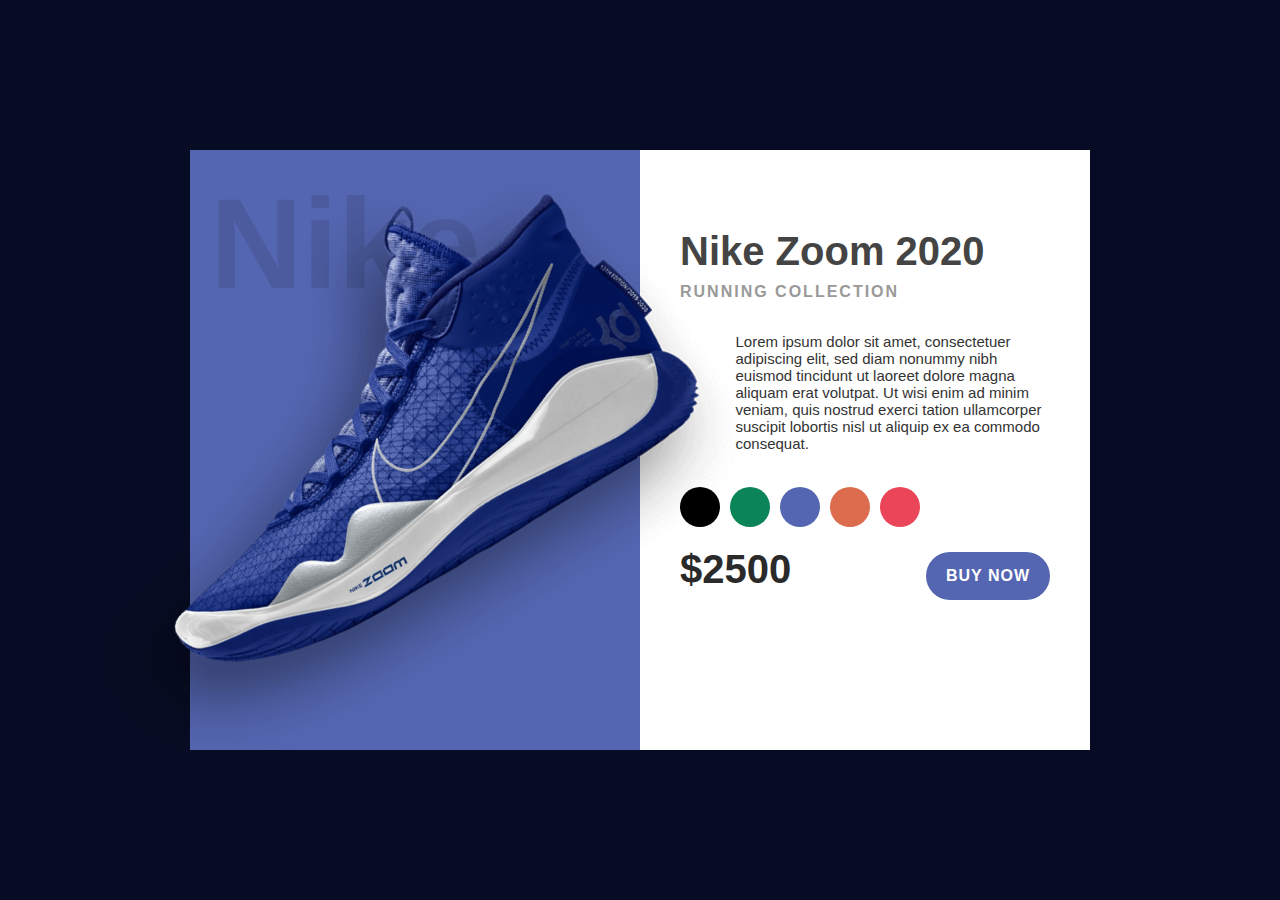
<file: index.html>
<!DOCTYPE html>
<html lang="es">
<head>
  <meta charset="UTF-8">
  <meta name="viewport" content="width=device-width, initial-scale=1.0">
  <title>Product Card</title>
  <link rel="stylesheet" href="./src/css/main.css" />
</head>
<body>
  <main class="container">
    <div class="imgBox" id="imgContainer">
      <img srcset="./src/img/blue-nike.png, ./src/img/blue-nike@2x.png 2x" alt="Zapato deportivo Nike color azul, para correr." id="nikePhoto">
    </div>
    <div class="details">
      <div class="content">
        <h2>Nike Zoom 2020 <span>Running Collection</span></h2>
        <p>
          Lorem ipsum dolor sit amet, consectetuer 
          adipiscing elit, sed diam nonummy nibh 
          euismod tincidunt ut laoreet dolore magna 
          aliquam erat volutpat. Ut wisi enim ad minim 
          veniam, quis nostrud exerci tation ullamcorper
          suscipit lobortis nisl ut aliquip ex ea commodo
           consequat.
        </p>
        <div class="colorsContainer">
          <div class="color black" id="blackColor" data-color="#000"></div>
          <div class="color green" id="greenColor"></div>
          <div class="color blue" id="blueColor"></div>
          <div class="color orange" id="orangeColor"></div>
          <div class="color red" id="redColor"></div>
        </div>
        <h3>$2500</h3>
        <button id="buyButton">Buy now</button>
      </div>
    </div>
  </main>
  <script src="./src/js/index.js"></script>
</body>
</html>
</file>
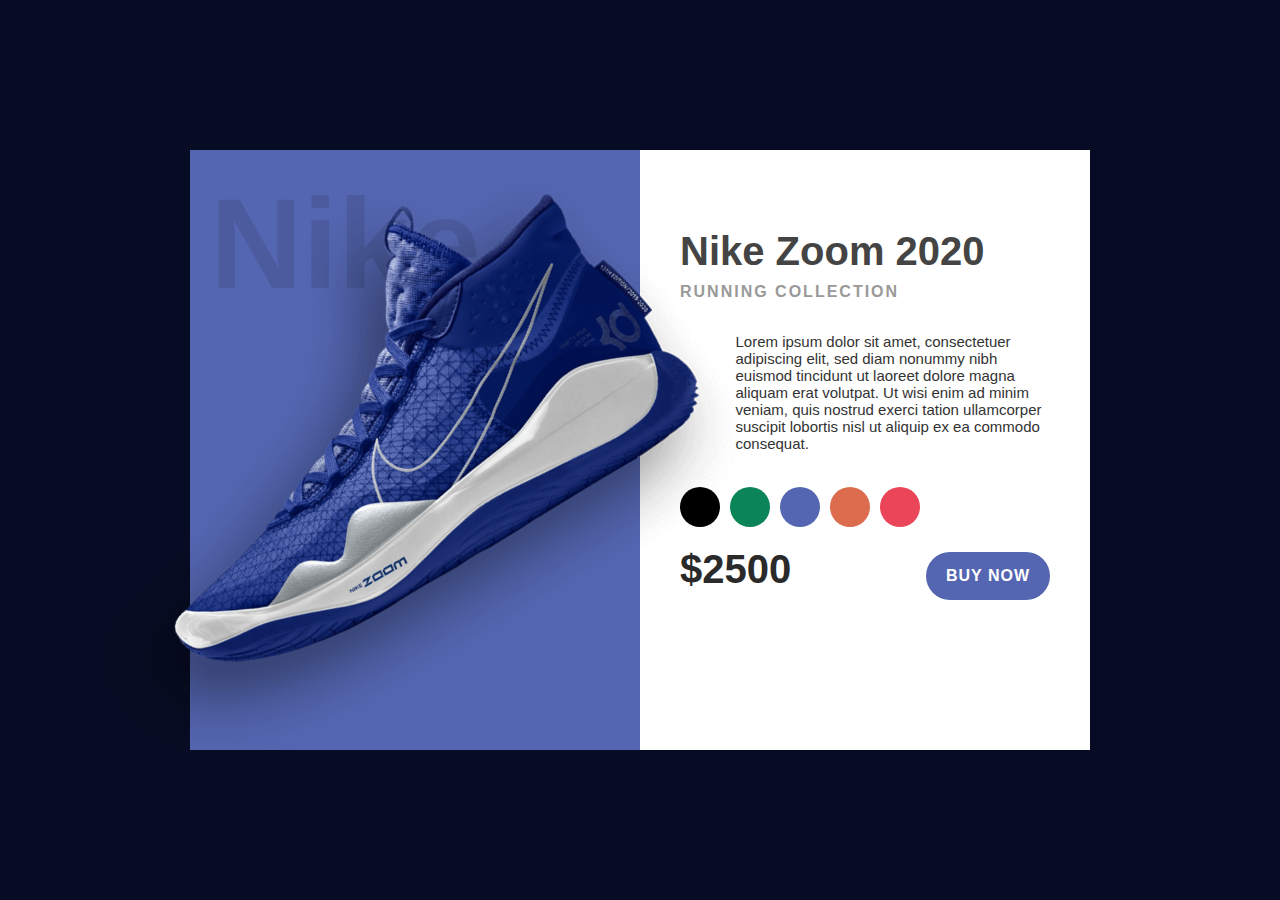
<file: maquetando.html>
<!DOCTYPE html>
<html lang="es">
<head>
  <meta charset="UTF-8">
  <meta name="viewport" content="width=device-width, initial-scale=1.0">
  <title>Product Card</title>
  <link rel="stylesheet" href="./src/css/main.css" />
</head>
<body>
  <main class="container">
    <div class="imgBox" id="imgContainer">
      <img src="./src/img/blue-nike.png" alt="Zapato deportivo Nike color azul, para correr." id="nikePhoto">
    </div>
    <div class="details">
      <div class="content">
        <h2>Nike Zoom 2020 <span>Running Collection</span></h2>
        <p>
          Lorem ipsum dolor sit amet, consectetuer 
          adipiscing elit, sed diam nonummy nibh 
          euismod tincidunt ut laoreet dolore magna 
          aliquam erat volutpat. Ut wisi enim ad minim 
          veniam, quis nostrud exerci tation ullamcorper
          suscipit lobortis nisl ut aliquip ex ea commodo
           consequat.
        </p>
        <div class="colorsContainer">
          <div class="color black" id="blackColor" data-color="#000"></div>
          <div class="color green" id="greenColor"></div>
          <div class="color blue" id="blueColor"></div>
          <div class="color orange" id="orangeColor"></div>
          <div class="color red" id="redColor"></div>
        </div>
        <h3>$2500</h3>
        <button id="buyButton">Buy now</button>
      </div>
    </div>
  </main>
  <script src="./src/js/index.js"></script>
</body>
</html>
</file>
<file: src/css/main.css>
/*
  Orden para definir estilos para ganar rendimiento
  1. Position (float)
  2. Box model (Display - )
  3. Typographic
  4. Visual (border- border radius)
  5. Miscelanius (Cosas experimentales que no todos los navegadores entienden y necesitamos de prefijos)
*/

:root {
  /* Colors */
  --blue-color: #5466b1;
  --red-color: #eb4559;
  --green-color: #0b8457;
  --orange-color: #dd6b4d;
  --black-color: #000;

  /* Typography */
  --semi-bold: 600;
  --extra-bold: 800;
}

* {
  margin: 0;
  padding: 0;
}

body {
  display: flex;
  justify-content: center;
  align-items: center;
  min-height: 100vh;
  font-family: Arial, Helvetica, sans-serif;
  background-color: #070c24;
}

body.black-theme {
  --blue-color: #000;
}

.container {
  position: relative;
  display: flex;
  flex-wrap: wrap;
  justify-content: space-between;
  width: 900px;
  height: 600px;
  margin: 20px;
  background-color: #fff;
}

.container .imgBox {
  position: relative;
  display: flex;
  justify-content: center;
  align-items: center;
  width: 50%;
  height: 100%;
  background-color: var(--blue-color);
}

.container .imgBox::before {
  position: absolute;
  top: 20px;
  left: 20px;
  font-size: 8em;
  font-weight: var(--extra-bold);
  color: #000;
  content: 'Nike';
  opacity: 0.1;
}

.container .imgBox img {
  position: relative;
  left: -50px;
  width: 700px;
  transform: rotate(-30deg);
}

.container .details {
  display: block;
  width: 50%;
  height: 100%;
  box-sizing: border-box;
  padding: 40px;
}

.container .details h2 {
  margin-top: 45px;
  margin-bottom: 25px;
  font-size: 2.5em;
  line-height: 0.8em;
  color: #444;
}

.container .details h2 span {
  font-size: 0.4em;
  text-transform: uppercase;
  letter-spacing: 2px;
  color: #999;
}

.container .details p {
  max-width: 85%;
  margin-left: 15%;
  margin-bottom: 35px;
  color: #333;
  font-size: 15px;
}

.colorsContainer {
  position: relative;
  z-index: 10;
  display: flex;
  margin-bottom: 20px;
}

.colorsContainer .color {
  width: 40px;
  height: 40px;
  border-radius: 50%;
  margin-right: 10px;
  cursor: pointer;
  -webkit-user-select: none;
  user-select: none;
  transition: .4s ease-in-out;
}

.colorsContainer .color:hover,
.colorsContainer .color:focus {
  transform: scale(1.1);
  -webkit-box-shadow: 0px 0px 37px -5px rgba(0,0,0,0.3);
  -moz-box-shadow: 0px 0px 37px -5px rgba(0,0,0,0.3);
  box-shadow: 0px 0px 37px -5px rgba(0,0,0,0.4);
}

.color.black {
  background-color: var(--black-color);
}

.color.green {
  background-color: var(--green-color);
}

.color.blue {
  background-color: var(--blue-color);
}

.color.orange {
  background-color: var(--orange-color);
}

.color.red {
  background-color: var(--red-color);
}

.container .details h3 {
  float: left;
  font-size: 2.5em;
  color: #2a2a2a;
}

.container .details button {
  margin-top: 5px;
  float: right;
  padding: 15px 20px;
  font-size: 16px;
  color: white;
  letter-spacing: 1px;
  font-weight: var(--semi-bold);
  text-transform: uppercase;
  border-radius: 40px;
  background-color: var(--blue-color);
  border: none;
  cursor: pointer;
}

@media (max-width: 1080px) {
  .container {
    height: auto;
  }

  .container .imgBox {
    height: auto;
    padding: 40px;
    width: 100%;
    box-sizing: border-box;
    text-align: center;
  }

  .container .imgBox img {
    left: initial;
    max-width: 100%;
    transform: rotate(0deg);
  }

  .container .details {
    width: 100%;
    height: auto;
    padding: 20px;
  }

  .container .details p {
    max-width: 100%;
    margin-left: 0;
  }
}
</file>
